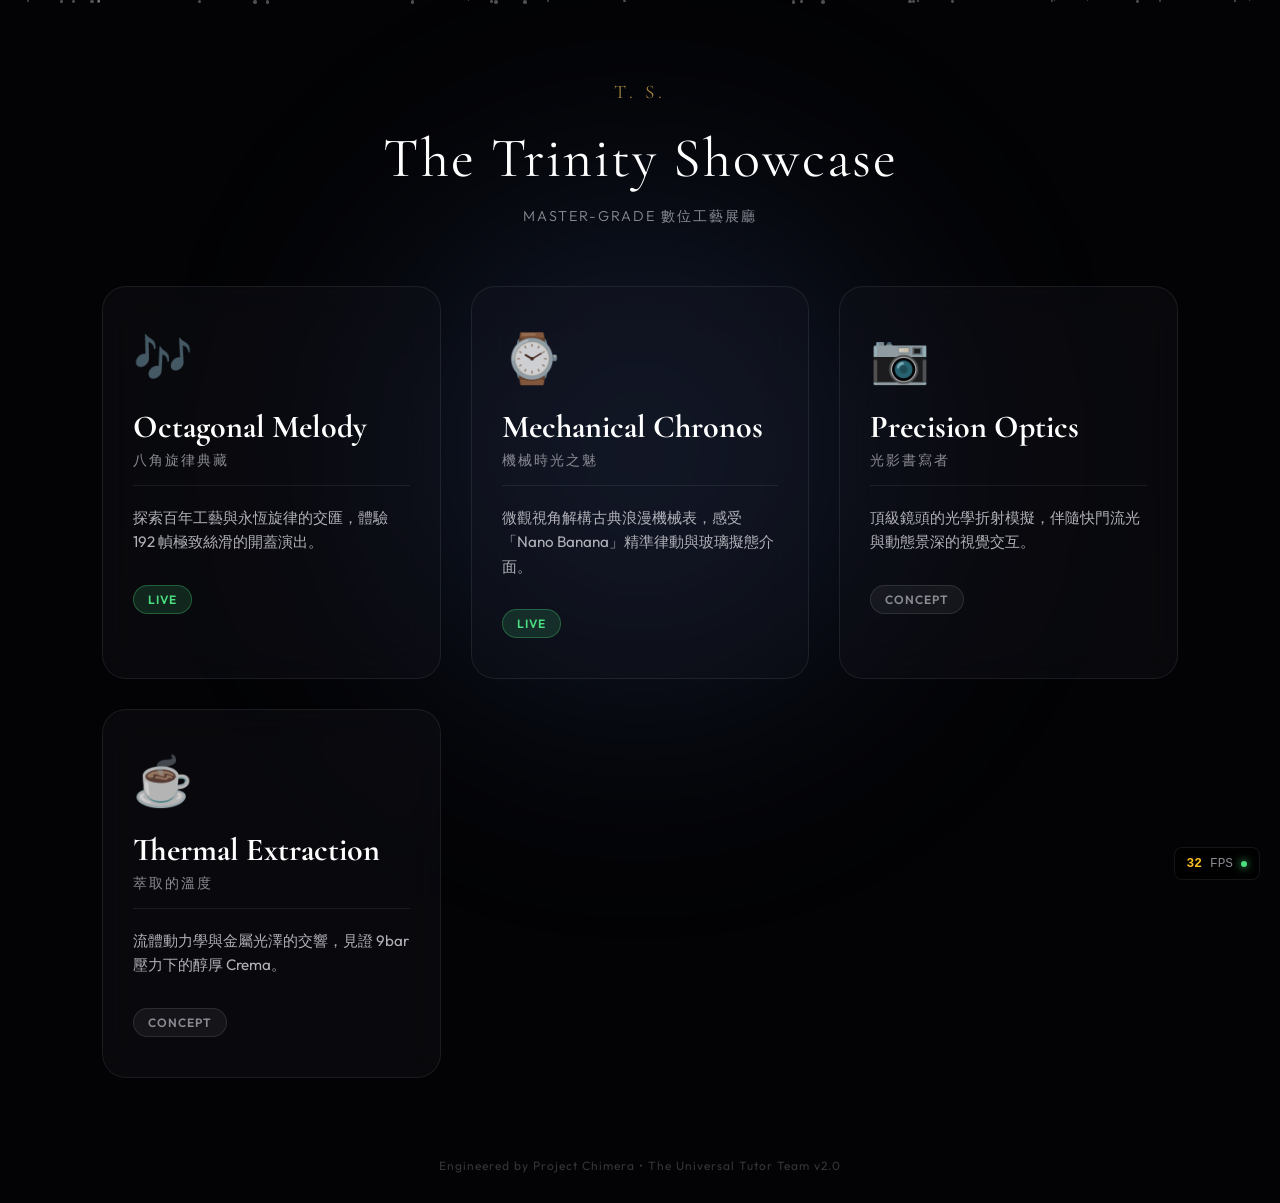
<file: index.html>
<!DOCTYPE html>
<html lang="zh-TW">
<head>
    <meta charset="UTF-8">
    <meta name="viewport" content="width=device-width, initial-scale=1.0">
    <title>The Trinity Showcase | 數位工藝展廳</title>
    <meta name="description" content="探索四大產品的高質感沉浸式網頁展廳">
    <link rel="stylesheet" href="style_hub.css">
    <link href="https://fonts.googleapis.com/css2?family=Cormorant+Garamond:ital,wght@0,400;0,600;1,400&family=Outfit:wght@300;400;600&display=swap" rel="stylesheet">
</head>
<body>
    <!-- Background Elements -->
    <div class="ambient-bg" id="bg-glow"></div>
    <div class="particle-container" id="particles"></div>

    <!-- FPS Monitor -->
    <div class="fps-monitor" id="fps-monitor">
        <span class="fps-value" id="fps">60</span> FPS
        <span class="status-indicator"></span>
    </div>

    <!-- Header -->
    <header class="hub-header">
        <div class="logo">T. S.</div>
        <h1>The Trinity Showcase</h1>
        <p>Master-Grade 數位工藝展廳</p>
    </header>

    <!-- Gallery Grid -->
    <main class="gallery-container">
        <!-- Project 0: Music Box (Existing) -->
        <a href="MusicBox/musicbox.html" class="gallery-card" data-color="rgba(200, 160, 80, 0.4)">
            <div class="card-glass">
                <div class="icon">🎶</div>
                <h2>Octagonal Melody</h2>
                <div class="subtitle">八角旋律典藏</div>
                <p>探索百年工藝與永恆旋律的交匯，體驗 192 幀極致絲滑的開蓋演出。</p>
                <div class="status-badge live">Live</div>
            </div>
            <div class="card-glow"></div>
        </a>

        <!-- Project 1: Watch -->
        <a href="MechanicalWatch/watch.html" class="gallery-card" data-color="rgba(255, 225, 53, 0.4)">
            <div class="card-glass">
                <div class="icon">⌚</div>
                <h2>Mechanical Chronos</h2>
                <div class="subtitle">機械時光之魅</div>
                <p>微觀視角解構古典浪漫機械表，感受「Nano Banana」精準律動與玻璃擬態介面。</p>
                <div class="status-badge live">Live</div>
            </div>
            <div class="card-glow"></div>
        </a>

        <!-- Project 2: Camera -->
        <a href="#" class="gallery-card" data-color="rgba(200, 80, 80, 0.4)">
            <div class="card-glass">
                <div class="icon">📷</div>
                <h2>Precision Optics</h2>
                <div class="subtitle">光影書寫者</div>
                <p>頂級鏡頭的光學折射模擬，伴隨快門流光與動態景深的視覺交互。</p>
                <div class="status-badge upcoming">Concept</div>
            </div>
            <div class="card-glow"></div>
        </a>

        <!-- Project 3: Coffee Machine -->
        <a href="#" class="gallery-card" data-color="rgba(180, 120, 70, 0.4)">
            <div class="card-glass">
                <div class="icon">☕</div>
                <h2>Thermal Extraction</h2>
                <div class="subtitle">萃取的溫度</div>
                <p>流體動力學與金屬光澤的交響，見證 9bar 壓力下的醇厚 Crema。</p>
                <div class="status-badge upcoming">Concept</div>
            </div>
            <div class="card-glow"></div>
        </a>
    </main>

    <footer class="hub-footer">
        <p>Engineered by Project Chimera • The Universal Tutor Team v2.0</p>
    </footer>

    <script src="app_hub.js"></script>
</body>
</html>
</file>
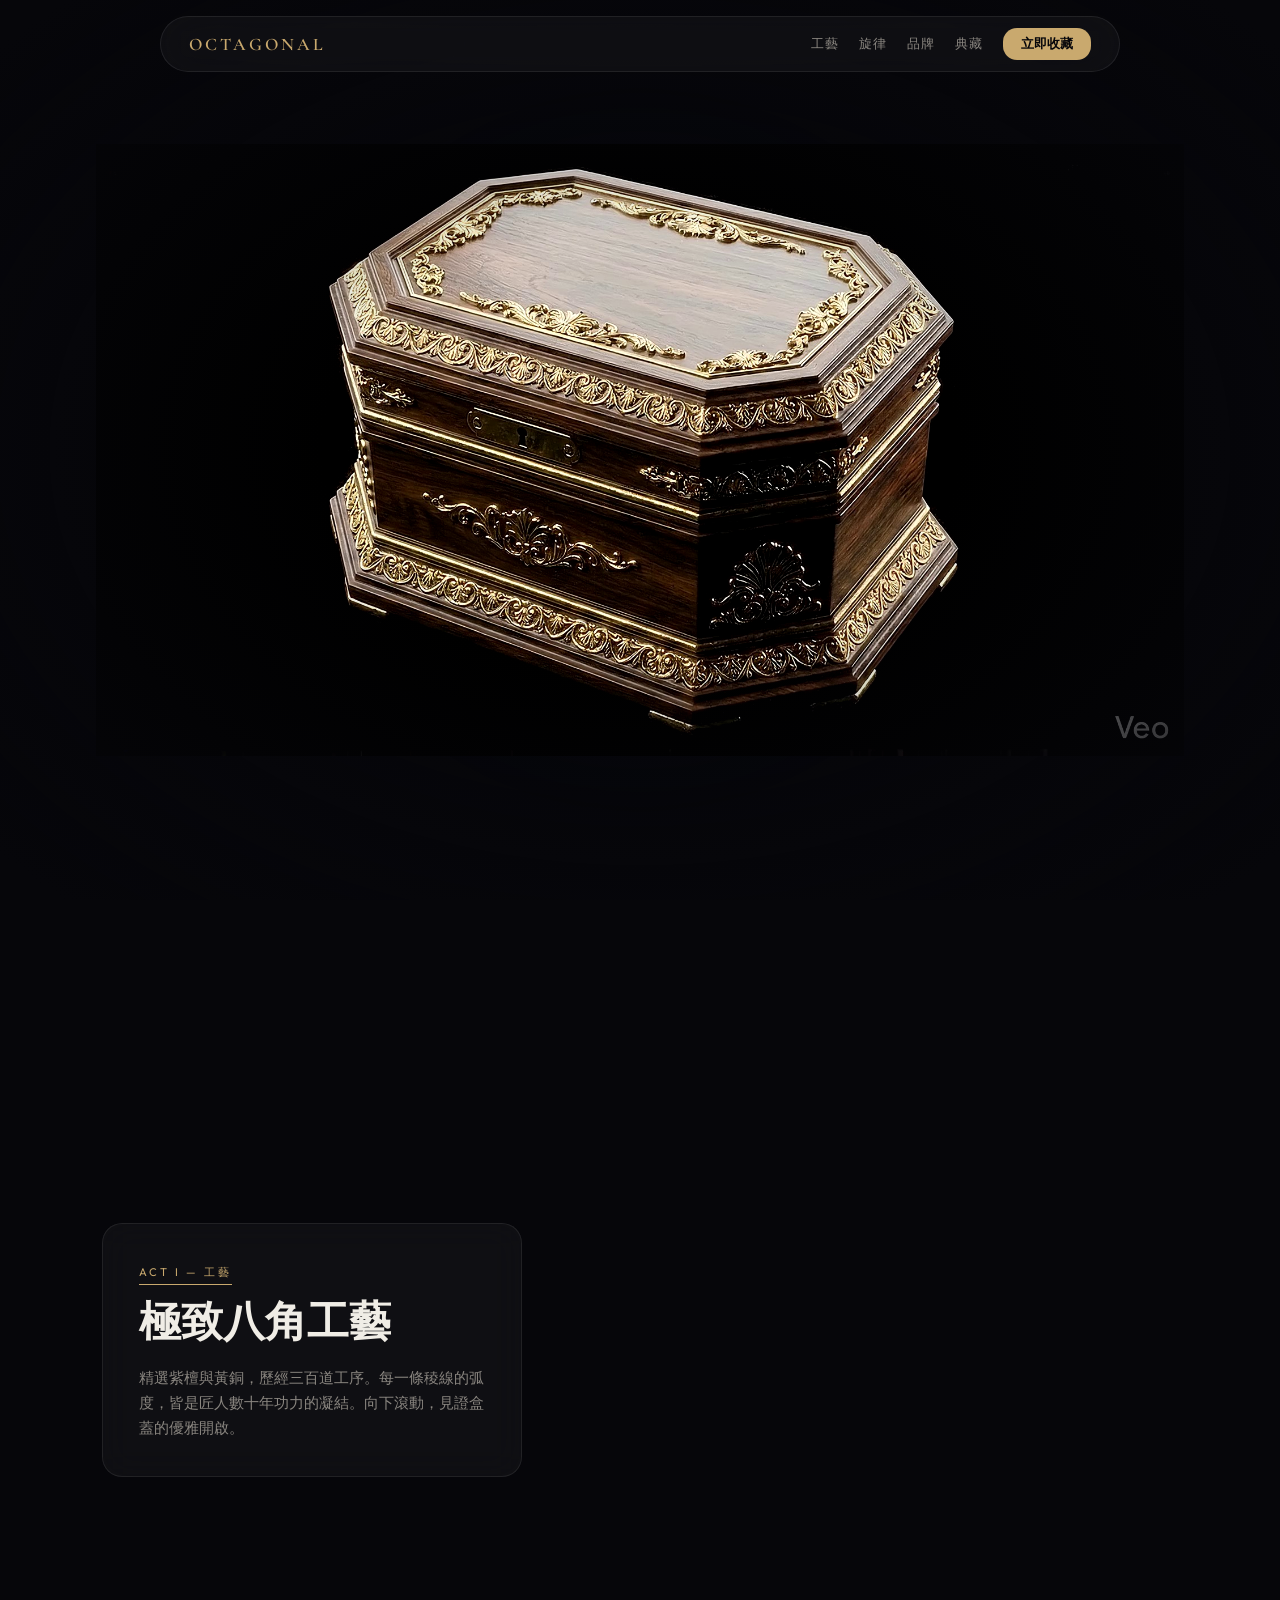
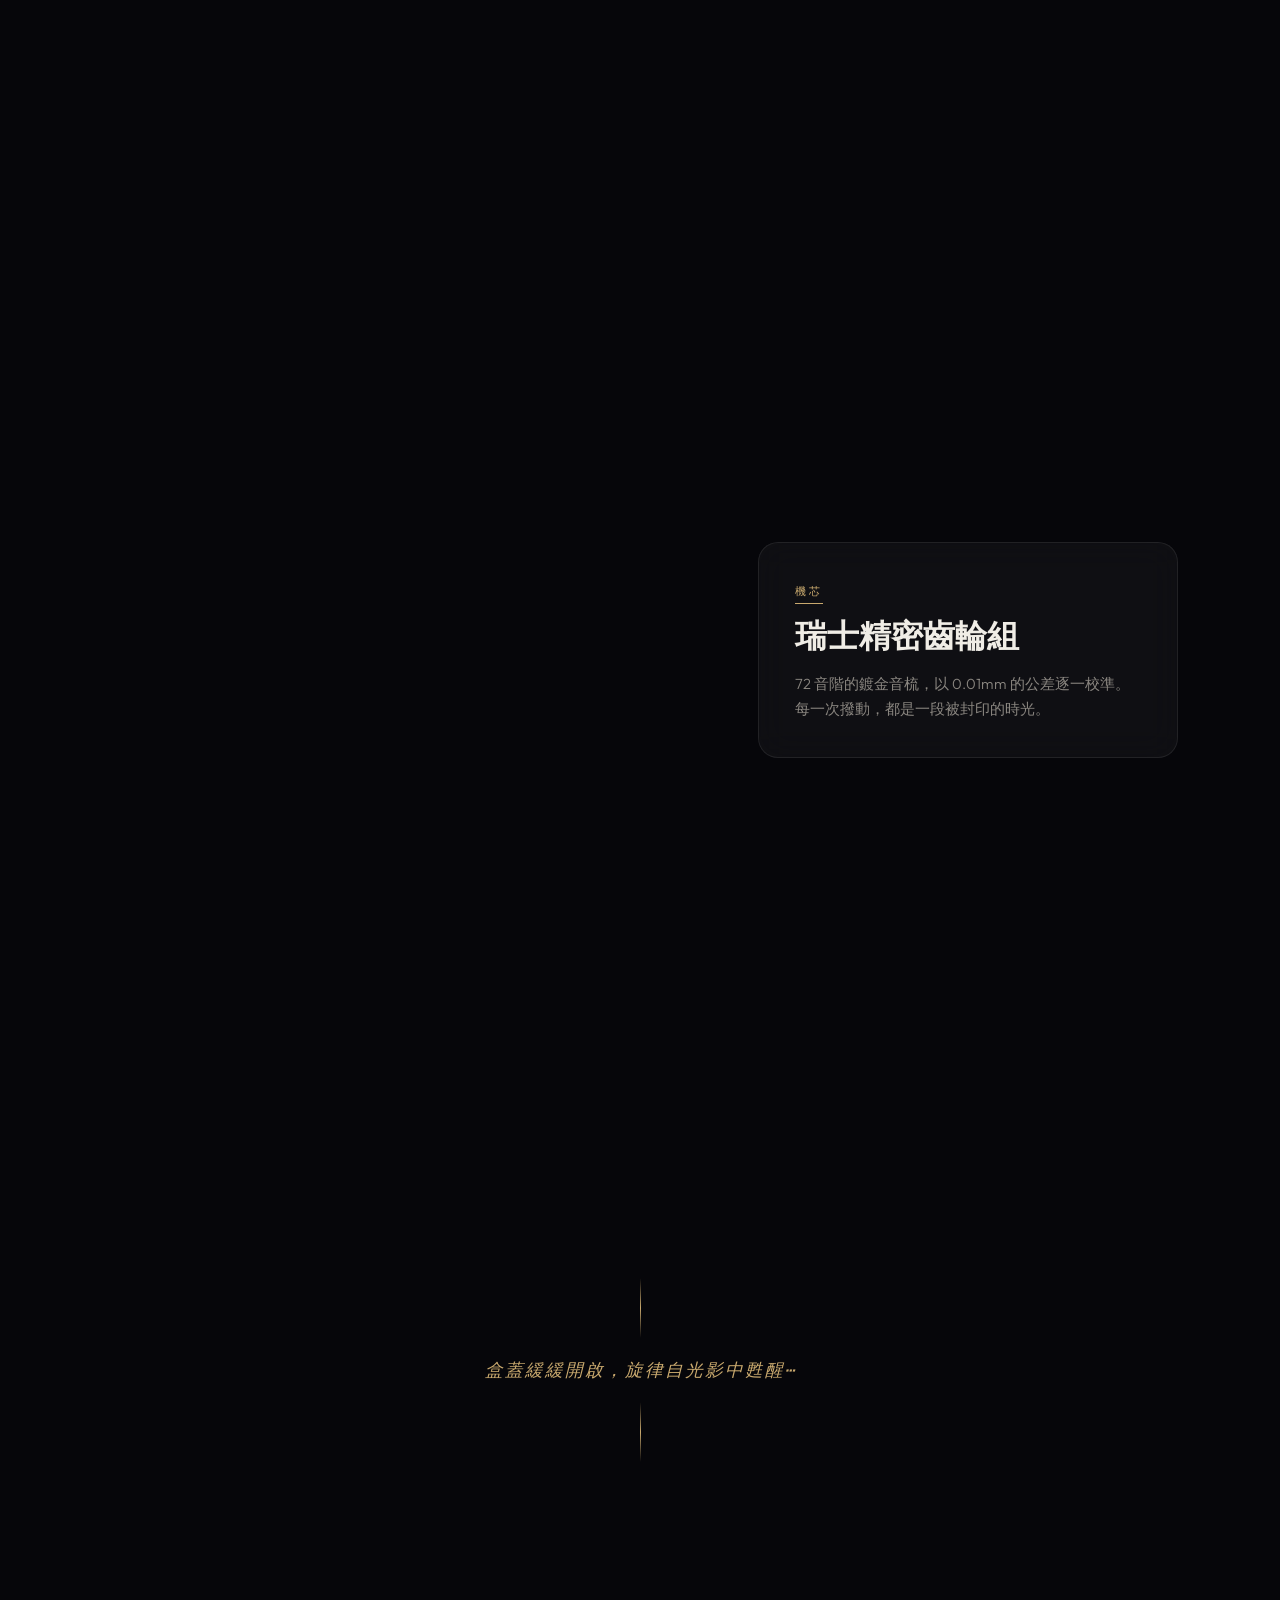
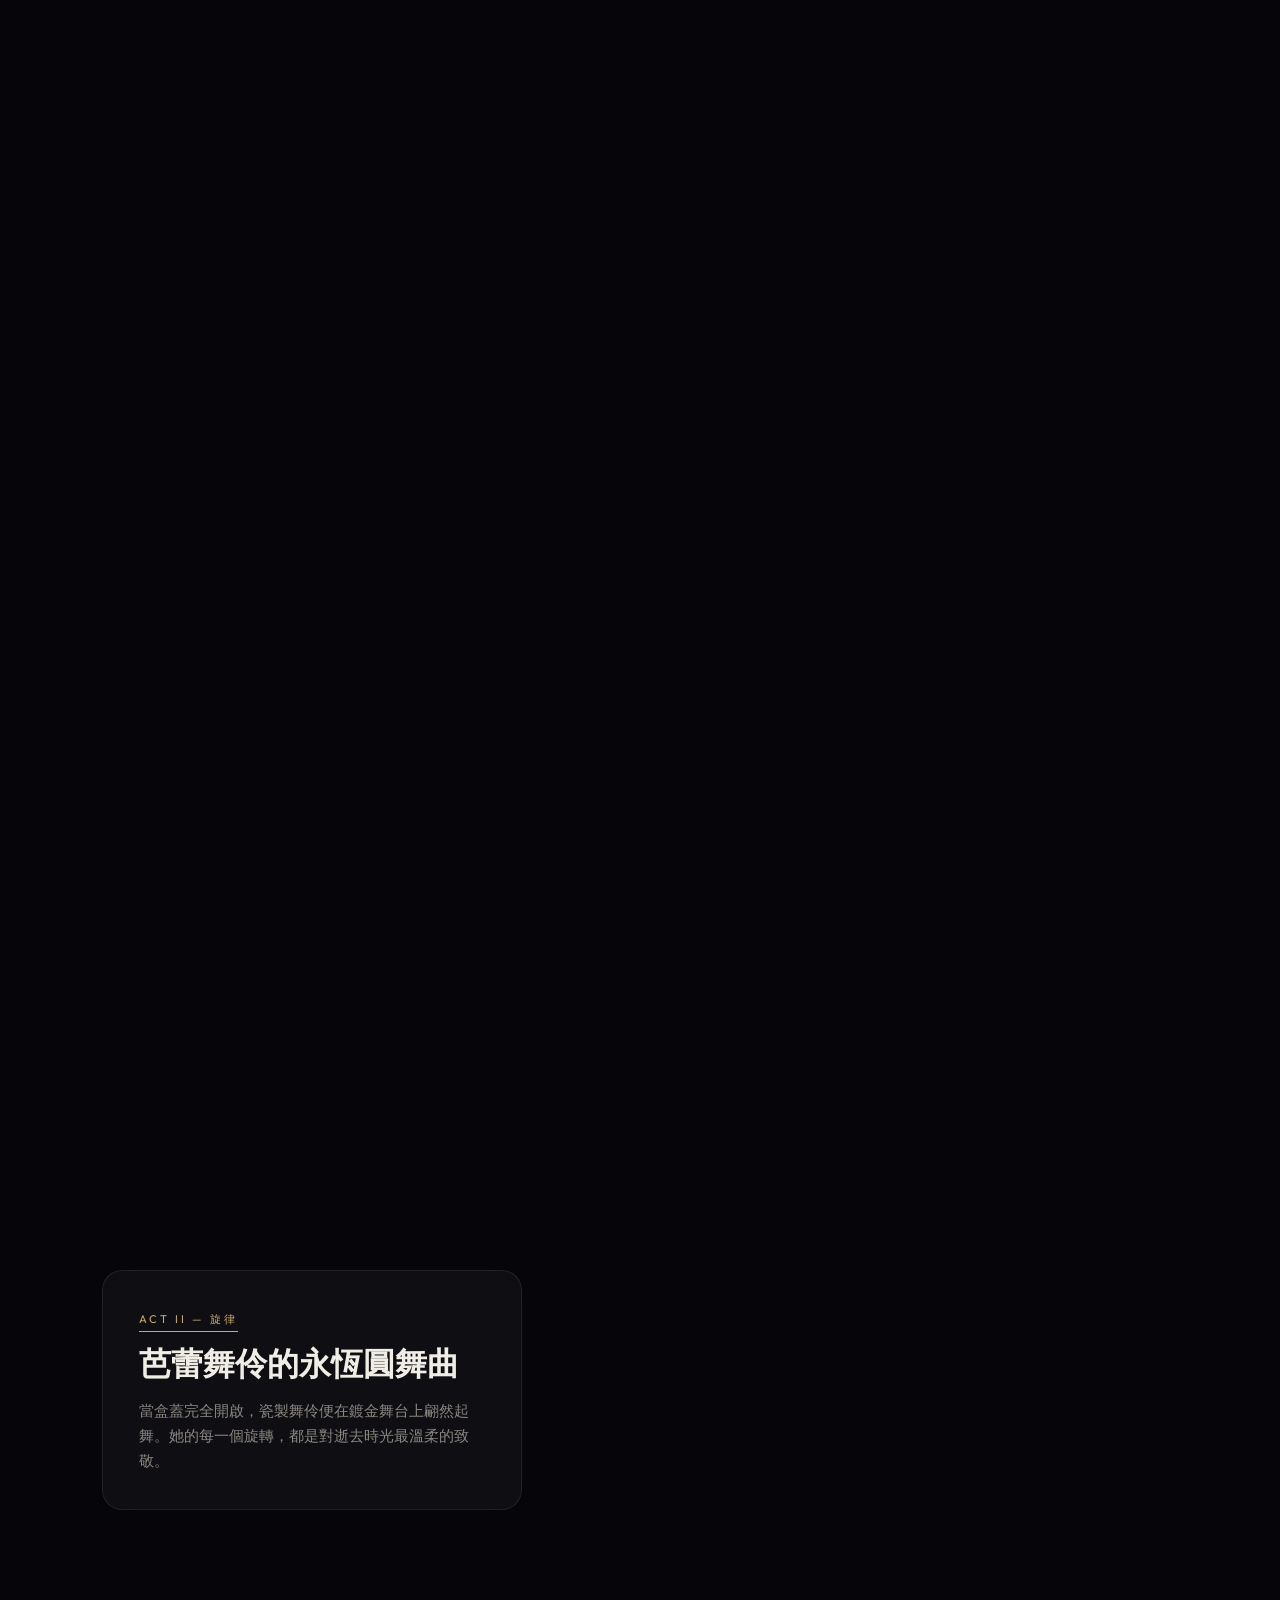
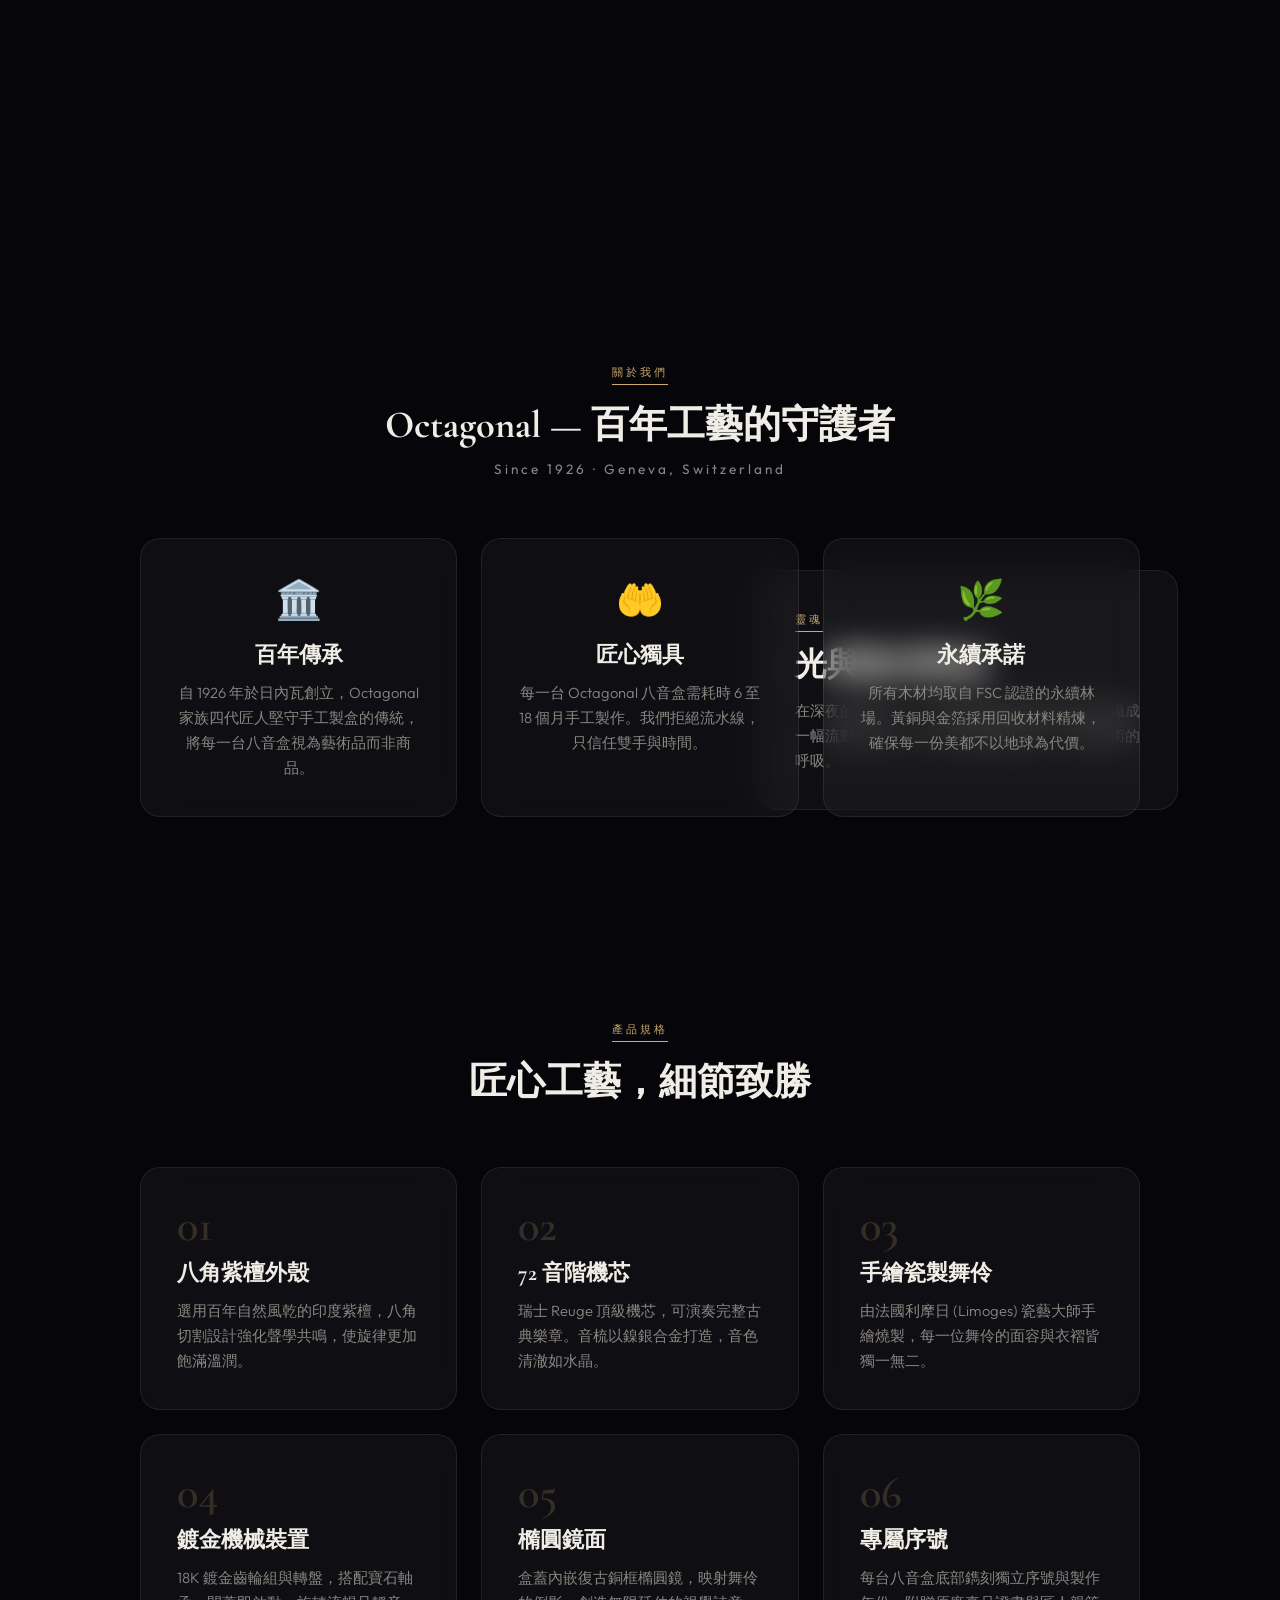
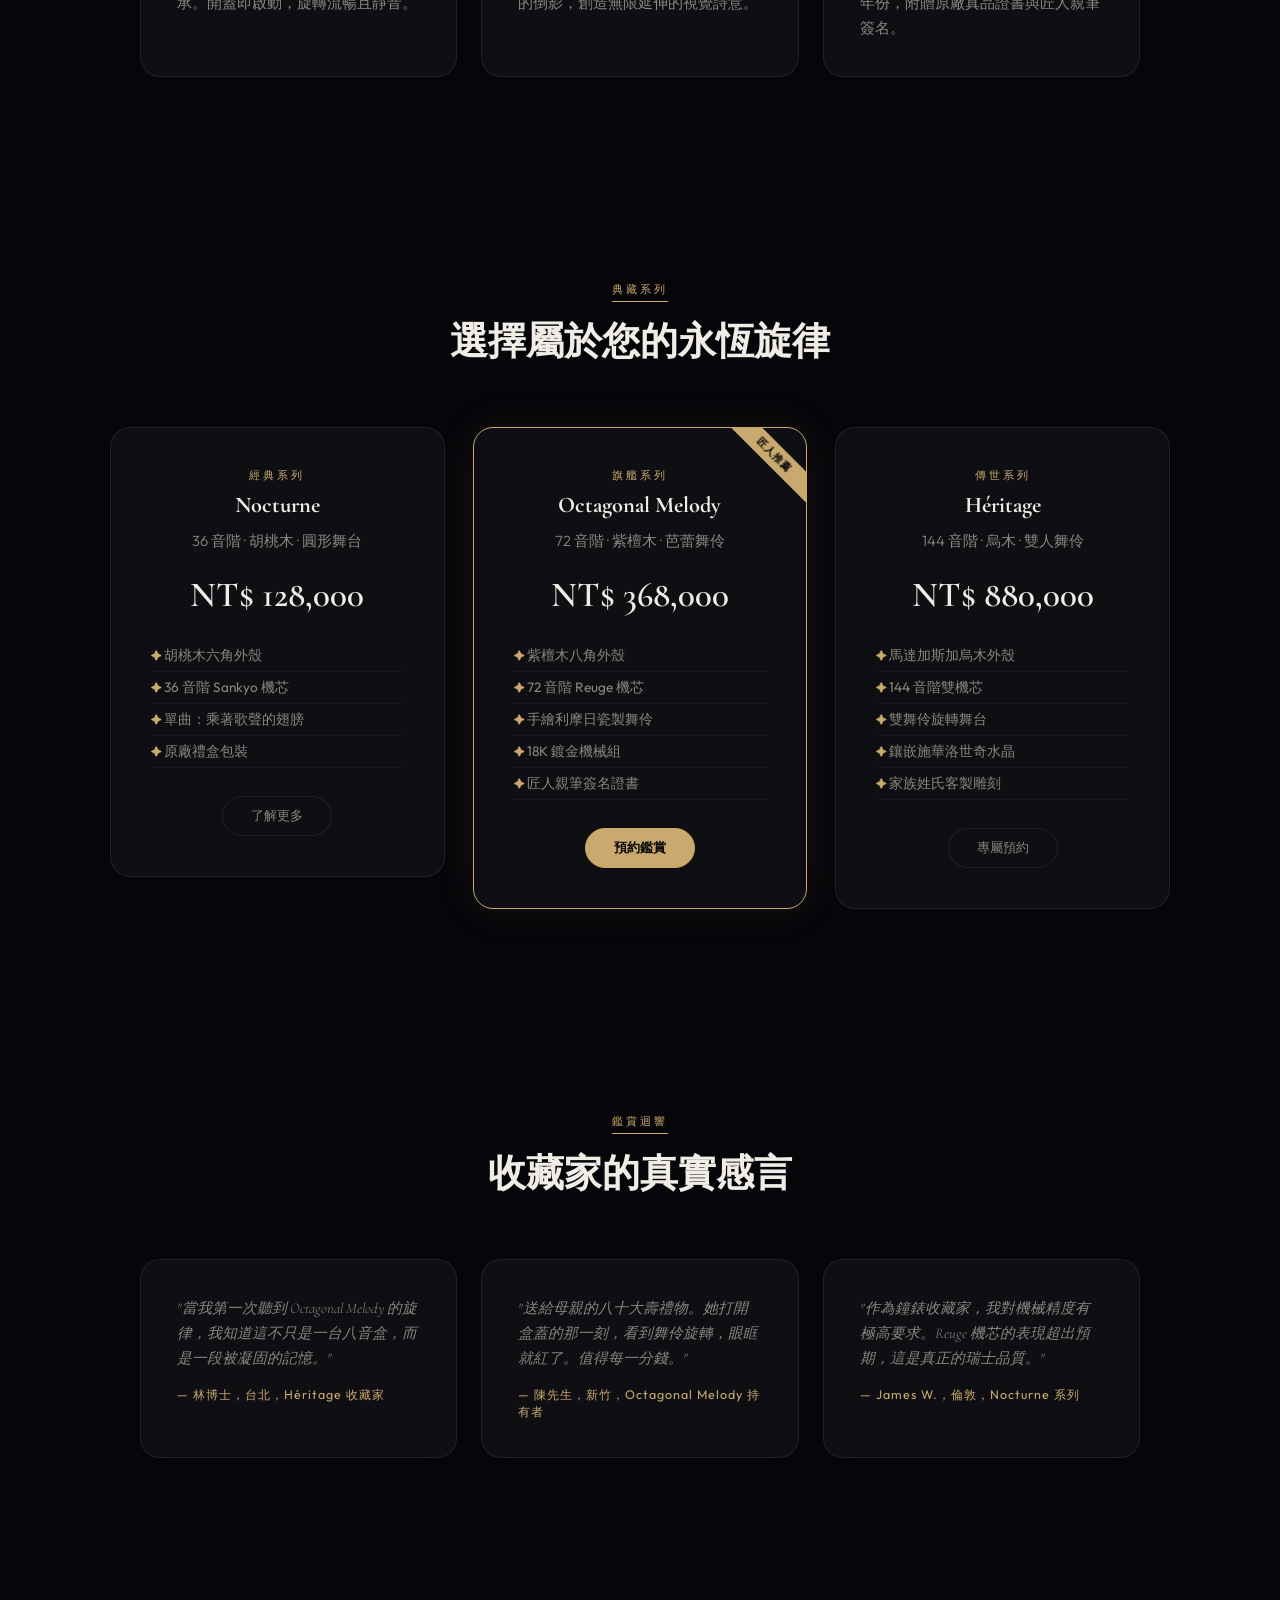
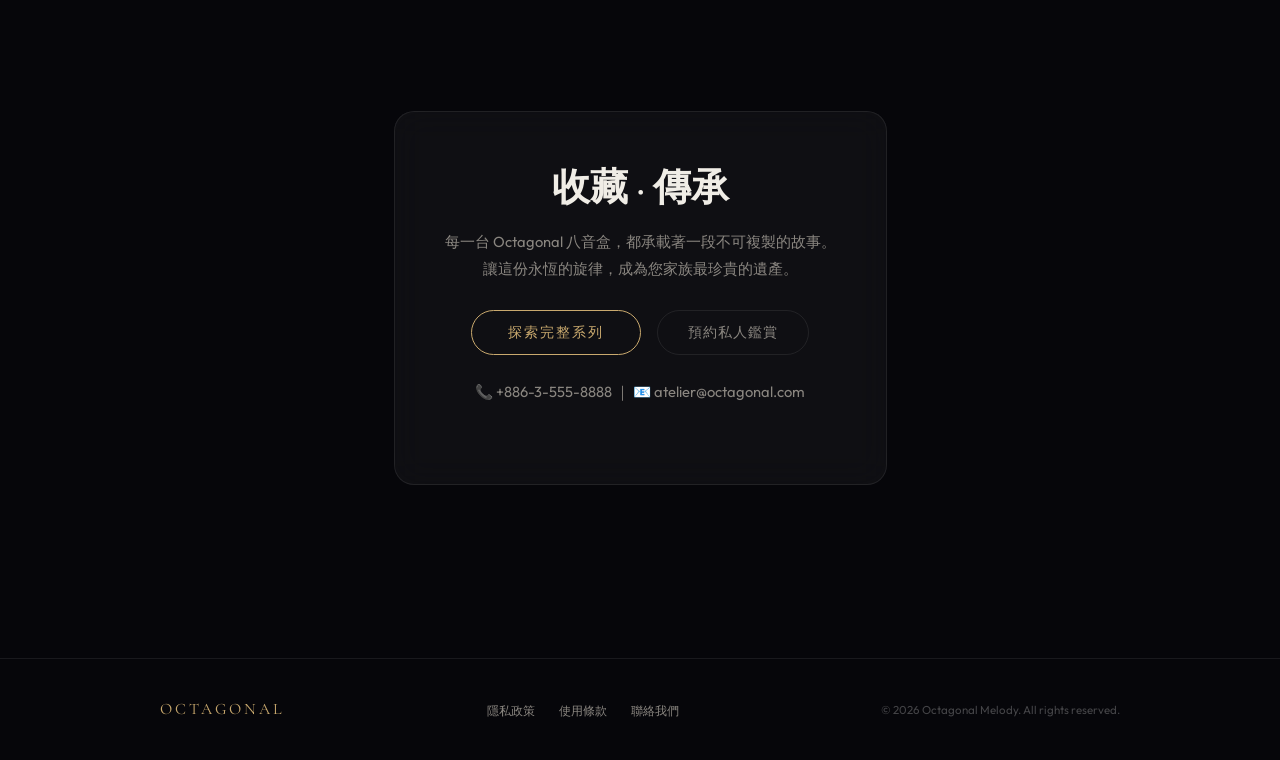
<file: MusicBox/musicbox.html>
<!DOCTYPE html>
<html lang="zh-TW">
<head>
    <meta charset="UTF-8">
    <meta name="viewport" content="width=device-width, initial-scale=1.0">
    <title>Octagonal Melody | 八角旋律典藏</title>
    <meta name="description" content="探索百年工藝與永恆旋律的交匯——沉浸式八音盒產品展示">
    <link rel="stylesheet" href="style.css">
    <link href="https://fonts.googleapis.com/css2?family=Cormorant+Garamond:ital,wght@0,400;0,600;1,400&family=Outfit:wght@300;400;600&display=swap" rel="stylesheet">
</head>
<body>
    <!-- Loading Overlay -->
    <div id="loader">
        <div class="loader-inner">
            <div class="loader-text">OCTAGONAL</div>
            <div class="loader-bar"><div class="loader-progress" id="loader-progress"></div></div>
            <div class="loader-percent" id="loader-percent">0%</div>
        </div>
    </div>

    <!-- Ambient Background Glow -->
    <div class="ambient-glow" id="ambient-glow"></div>

    <!-- Navigation -->
    <nav class="glass-nav" id="main-nav">
        <div class="nav-logo">OCTAGONAL</div>
        <div class="nav-links">
            <a href="#act1">工藝</a>
            <a href="#act2">旋律</a>
            <a href="#about">品牌</a>
            <a href="#collection">典藏</a>
            <button class="nav-cta" onclick="document.getElementById('collection').scrollIntoView({behavior:'smooth'})">立即收藏</button>
        </div>
    </nav>

    <!-- ═══════════ ACT I: The Box Opens ═══════════ -->
    <section class="act" id="act1">
        <div class="canvas-stage">
            <canvas id="product-canvas"></canvas>
            <div class="canvas-vignette"></div>
        </div>
        <div class="scroll-panel" id="panel-1">
            <div class="glass-card">
                <span class="card-label">Act I — 工藝</span>
                <h1>極致八角工藝</h1>
                <p>精選紫檀與黃銅，歷經三百道工序。每一條稜線的弧度，皆是匠人數十年功力的凝結。向下滾動，見證盒蓋的優雅開啟。</p>
            </div>
        </div>
        <div class="scroll-panel" id="panel-2">
            <div class="glass-card card-right">
                <span class="card-label">機芯</span>
                <h2>瑞士精密齒輪組</h2>
                <p>72 音階的鍍金音梳，以 0.01mm 的公差逐一校準。每一次撥動，都是一段被封印的時光。</p>
            </div>
        </div>
    </section>

    <!-- ═══════════ TRANSITION ═══════════ -->
    <section class="transition-zone" id="transition">
        <div class="transition-line"></div>
        <div class="transition-text">盒蓋緩緩開啟，旋律自光影中甦醒⋯</div>
        <div class="transition-line"></div>
    </section>

    <!-- ═══════════ ACT II: The Ballerina Dances ═══════════ -->
    <section class="act" id="act2">
        <div class="video-stage">
            <video id="ballerina-video" muted loop playsinline preload="auto"
                   poster="./assets/music_box_open.jpeg">
                <source src="./assets/ballerina_dance.mp4" type="video/mp4">
            </video>
            <div class="video-vignette"></div>
        </div>
        <div class="scroll-panel" id="panel-3">
            <div class="glass-card">
                <span class="card-label">Act II — 旋律</span>
                <h2>芭蕾舞伶的永恆圓舞曲</h2>
                <p>當盒蓋完全開啟，瓷製舞伶便在鍍金舞台上翩然起舞。她的每一個旋轉，都是對逝去時光最溫柔的致敬。</p>
            </div>
        </div>
        <div class="scroll-panel" id="panel-4">
            <div class="glass-card card-right">
                <span class="card-label">靈魂</span>
                <h2>光與影的對話</h2>
                <p>在深夜的微光中，八音盒的旋律與舞伶的身影交織成一幅流動的詩篇。這不僅是機械的精密，更是藝術的呼吸。</p>
            </div>
        </div>
    </section>

    <!-- ═══════════ ABOUT US ═══════════ -->
    <section class="section-block" id="about">
        <div class="section-header">
            <span class="card-label">關於我們</span>
            <h2>Octagonal — 百年工藝的守護者</h2>
            <p class="section-subtitle">Since 1926 · Geneva, Switzerland</p>
        </div>
        <div class="about-grid">
            <div class="glass-card about-card">
                <div class="about-icon">🏛️</div>
                <h3>百年傳承</h3>
                <p>自 1926 年於日內瓦創立，Octagonal 家族四代匠人堅守手工製盒的傳統，將每一台八音盒視為藝術品而非商品。</p>
            </div>
            <div class="glass-card about-card">
                <div class="about-icon">🤲</div>
                <h3>匠心獨具</h3>
                <p>每一台 Octagonal 八音盒需耗時 6 至 18 個月手工製作。我們拒絕流水線，只信任雙手與時間。</p>
            </div>
            <div class="glass-card about-card">
                <div class="about-icon">🌿</div>
                <h3>永續承諾</h3>
                <p>所有木材均取自 FSC 認證的永續林場。黃銅與金箔採用回收材料精煉，確保每一份美都不以地球為代價。</p>
            </div>
        </div>
    </section>

    <!-- ═══════════ PRODUCT FEATURES ═══════════ -->
    <section class="section-block" id="features">
        <div class="section-header">
            <span class="card-label">產品規格</span>
            <h2>匠心工藝，細節致勝</h2>
        </div>
        <div class="features-grid">
            <div class="glass-card feature-item">
                <div class="feature-num">01</div>
                <h3>八角紫檀外殼</h3>
                <p>選用百年自然風乾的印度紫檀，八角切割設計強化聲學共鳴，使旋律更加飽滿溫潤。</p>
            </div>
            <div class="glass-card feature-item">
                <div class="feature-num">02</div>
                <h3>72 音階機芯</h3>
                <p>瑞士 Reuge 頂級機芯，可演奏完整古典樂章。音梳以鎳銀合金打造，音色清澈如水晶。</p>
            </div>
            <div class="glass-card feature-item">
                <div class="feature-num">03</div>
                <h3>手繪瓷製舞伶</h3>
                <p>由法國利摩日 (Limoges) 瓷藝大師手繪燒製，每一位舞伶的面容與衣褶皆獨一無二。</p>
            </div>
            <div class="glass-card feature-item">
                <div class="feature-num">04</div>
                <h3>鍍金機械裝置</h3>
                <p>18K 鍍金齒輪組與轉盤，搭配寶石軸承。開蓋即啟動，旋轉流暢且靜音。</p>
            </div>
            <div class="glass-card feature-item">
                <div class="feature-num">05</div>
                <h3>橢圓鏡面</h3>
                <p>盒蓋內嵌復古銅框橢圓鏡，映射舞伶的倒影，創造無限延伸的視覺詩意。</p>
            </div>
            <div class="glass-card feature-item">
                <div class="feature-num">06</div>
                <h3>專屬序號</h3>
                <p>每台八音盒底部鐫刻獨立序號與製作年份，附贈原廠真品證書與匠人親筆簽名。</p>
            </div>
        </div>
    </section>

    <!-- ═══════════ COLLECTION / PRICING ═══════════ -->
    <section class="section-block" id="collection">
        <div class="section-header">
            <span class="card-label">典藏系列</span>
            <h2>選擇屬於您的永恆旋律</h2>
        </div>
        <div class="pricing-grid">
            <div class="glass-card pricing-card">
                <div class="pricing-tier">經典系列</div>
                <h3>Nocturne</h3>
                <p class="pricing-desc">36 音階 · 胡桃木 · 圓形舞台</p>
                <div class="pricing-price">NT$ 128,000</div>
                <ul class="pricing-list">
                    <li>胡桃木六角外殼</li>
                    <li>36 音階 Sankyo 機芯</li>
                    <li>單曲：乘著歌聲的翅膀</li>
                    <li>原廠禮盒包裝</li>
                </ul>
                <button class="pricing-btn">了解更多</button>
            </div>
            <div class="glass-card pricing-card pricing-featured">
                <div class="pricing-badge">匠人推薦</div>
                <div class="pricing-tier">旗艦系列</div>
                <h3>Octagonal Melody</h3>
                <p class="pricing-desc">72 音階 · 紫檀木 · 芭蕾舞伶</p>
                <div class="pricing-price">NT$ 368,000</div>
                <ul class="pricing-list">
                    <li>紫檀木八角外殼</li>
                    <li>72 音階 Reuge 機芯</li>
                    <li>手繪利摩日瓷製舞伶</li>
                    <li>18K 鍍金機械組</li>
                    <li>匠人親筆簽名證書</li>
                </ul>
                <button class="pricing-btn pricing-btn-gold">預約鑑賞</button>
            </div>
            <div class="glass-card pricing-card">
                <div class="pricing-tier">傳世系列</div>
                <h3>Héritage</h3>
                <p class="pricing-desc">144 音階 · 烏木 · 雙人舞伶</p>
                <div class="pricing-price">NT$ 880,000</div>
                <ul class="pricing-list">
                    <li>馬達加斯加烏木外殼</li>
                    <li>144 音階雙機芯</li>
                    <li>雙舞伶旋轉舞台</li>
                    <li>鑲嵌施華洛世奇水晶</li>
                    <li>家族姓氏客製雕刻</li>
                </ul>
                <button class="pricing-btn">專屬預約</button>
            </div>
        </div>
    </section>

    <!-- ═══════════ TESTIMONIALS ═══════════ -->
    <section class="section-block" id="testimonials">
        <div class="section-header">
            <span class="card-label">鑑賞迴響</span>
            <h2>收藏家的真實感言</h2>
        </div>
        <div class="testimonial-grid">
            <div class="glass-card testimonial-card">
                <p class="testimonial-quote">"當我第一次聽到 Octagonal Melody 的旋律，我知道這不只是一台八音盒，而是一段被凝固的記憶。"</p>
                <div class="testimonial-author">— 林博士，台北，Héritage 收藏家</div>
            </div>
            <div class="glass-card testimonial-card">
                <p class="testimonial-quote">"送給母親的八十大壽禮物。她打開盒蓋的那一刻，看到舞伶旋轉，眼眶就紅了。值得每一分錢。"</p>
                <div class="testimonial-author">— 陳先生，新竹，Octagonal Melody 持有者</div>
            </div>
            <div class="glass-card testimonial-card">
                <p class="testimonial-quote">"作為鐘錶收藏家，我對機械精度有極高要求。Reuge 機芯的表現超出預期，這是真正的瑞士品質。"</p>
                <div class="testimonial-author">— James W.，倫敦，Nocturne 系列</div>
            </div>
        </div>
    </section>

    <!-- ═══════════ FINALE: CTA ═══════════ -->
    <section class="finale" id="finale">
        <div class="finale-content">
            <h2>收藏 · 傳承</h2>
            <p>每一台 Octagonal 八音盒，都承載著一段不可複製的故事。<br>讓這份永恆的旋律，成為您家族最珍貴的遺產。</p>
            <div class="finale-actions">
                <button class="finale-cta">探索完整系列</button>
                <button class="finale-cta-outline">預約私人鑑賞</button>
            </div>
            <p class="finale-note">📞 +886-3-555-8888 ｜ 📧 atelier@octagonal.com</p>
        </div>
    </section>

    <!-- Footer -->
    <footer class="site-footer">
        <div class="footer-inner">
            <div class="footer-brand">OCTAGONAL</div>
            <div class="footer-links">
                <a href="#">隱私政策</a><a href="#">使用條款</a><a href="#">聯絡我們</a>
            </div>
            <div class="footer-copy">© 2026 Octagonal Melody. All rights reserved.</div>
        </div>
    </footer>

    <script src="app.js"></script>
</body>
</html>
</file>
<file: style_hub.css>
/* ╔══════════════════════════════════════════════╗
   ║  The Trinity Showcase — Hub CSS              ║
   ║  Design: Victor (VPD) + Xavier (XSS)         ║
   ╚══════════════════════════════════════════════╝ */

:root {
    --bg-void: #030305;
    --text-bright: #ffffff;
    --text-muted: #8a8a93;
    --glass-bg: rgba(25, 25, 35, 0.3);
    --glass-border: rgba(255, 255, 255, 0.08);
    --glass-hover: rgba(40, 40, 55, 0.5);
    --font-display: 'Cormorant Garamond', serif;
    --font-body: 'Outfit', sans-serif;
    --accent-glow: rgba(100, 150, 255, 0.2);
}

* { margin: 0; padding: 0; box-sizing: border-box; }

body {
    background-color: var(--bg-void);
    color: var(--text-bright);
    font-family: var(--font-body);
    min-height: 100vh;
    overflow-x: hidden;
    display: flex;
    flex-direction: column;
}

/* --- Background & Particles --- */
.ambient-bg {
    position: fixed;
    top: 50%;
    left: 50%;
    width: 80vw;
    height: 80vh;
    transform: translate(-50%, -50%);
    background: radial-gradient(circle, var(--accent-glow) 0%, transparent 60%);
    filter: blur(100px);
    z-index: -2;
    transition: background 0.8s ease;
}

.particle-container {
    position: fixed;
    inset: 0;
    z-index: -1;
    pointer-events: none;
}

.particle {
    position: absolute;
    background: rgba(255, 255, 255, 0.3);
    border-radius: 50%;
    animation: float linear infinite;
}

@keyframes float {
    0% { transform: translateY(100vh) scale(0.5); opacity: 0; }
    20% { opacity: 0.8; }
    80% { opacity: 0.8; }
    100% { transform: translateY(-10vh) scale(1.5); opacity: 0; }
}

/* --- Utilities --- */
.fps-monitor {
    position: fixed;
    bottom: 20px;
    right: 20px;
    background: rgba(0,0,0,0.6);
    border: 1px solid var(--glass-border);
    padding: 8px 12px;
    border-radius: 8px;
    font-family: monospace;
    font-size: 0.8rem;
    color: var(--text-muted);
    backdrop-filter: blur(10px);
    z-index: 1000;
    display: flex;
    align-items: center;
    gap: 8px;
}

.fps-value {
    color: #4ade80;
    font-weight: bold;
}

.status-indicator {
    width: 6px;
    height: 6px;
    background-color: #4ade80;
    border-radius: 50%;
    box-shadow: 0 0 8px #4ade80;
    animation: pulse 2s infinite;
}

@keyframes pulse {
    0% { opacity: 1; }
    50% { opacity: 0.4; }
    100% { opacity: 1; }
}

/* --- Header --- */
.hub-header {
    text-align: center;
    padding: 80px 20px 40px;
    z-index: 10;
}

.hub-header .logo {
    font-family: var(--font-display);
    font-size: 1.2rem;
    letter-spacing: 4px;
    color: rgba(200, 160, 80, 0.8);
    margin-bottom: 20px;
}

.hub-header h1 {
    font-family: var(--font-display);
    font-size: 3.5rem;
    font-weight: 400;
    margin-bottom: 15px;
    letter-spacing: 2px;
}

.hub-header p {
    color: var(--text-muted);
    font-weight: 300;
    letter-spacing: 2px;
    text-transform: uppercase;
    font-size: 0.9rem;
}

/* --- Gallery Grid --- */
.gallery-container {
    display: grid;
    grid-template-columns: repeat(auto-fit, minmax(320px, 1fr));
    gap: 30px;
    padding: 20px 8%;
    max-width: 1400px;
    margin: 0 auto;
    flex: 1;
    z-index: 10;
}

.gallery-card {
    position: relative;
    text-decoration: none;
    border-radius: 24px;
    color: var(--text-bright);
    transition: transform 0.4s cubic-bezier(0.16, 1, 0.3, 1);
    transform-style: preserve-3d;
}

.gallery-card:hover {
    transform: translateY(-10px) scale(1.02);
}

.card-glass {
    position: relative;
    background: var(--glass-bg);
    backdrop-filter: blur(20px);
    -webkit-backdrop-filter: blur(20px);
    border: 1px solid var(--glass-border);
    border-radius: inherit;
    padding: 40px 30px;
    height: 100%;
    z-index: 2;
    overflow: hidden;
    transition: background 0.4s ease;
}

.gallery-card:hover .card-glass {
    background: var(--glass-hover);
    border-color: rgba(255, 255, 255, 0.2);
}

.card-glow {
    position: absolute;
    inset: -2px;
    background: linear-gradient(135deg, rgba(255,255,255,0.1), transparent 40%);
    border-radius: inherit;
    z-index: 1;
    opacity: 0;
    transition: opacity 0.4s ease;
}

.gallery-card:hover .card-glow {
    opacity: 1;
}

.icon {
    font-size: 3rem;
    margin-bottom: 20px;
    opacity: 0.8;
}

.gallery-card h2 {
    font-family: var(--font-display);
    font-size: 2rem;
    margin-bottom: 5px;
}

.subtitle {
    font-size: 0.85rem;
    color: var(--text-muted);
    letter-spacing: 2px;
    margin-bottom: 20px;
    border-bottom: 1px solid var(--glass-border);
    padding-bottom: 15px;
}

.gallery-card p {
    font-size: 0.95rem;
    color: #b0b0b8;
    line-height: 1.6;
    margin-bottom: 30px;
}

.status-badge {
    display: inline-block;
    padding: 6px 14px;
    border-radius: 20px;
    font-size: 0.75rem;
    font-weight: 600;
    letter-spacing: 1px;
    text-transform: uppercase;
}

.status-badge.live {
    background: rgba(74, 222, 128, 0.15);
    color: #4ade80;
    border: 1px solid rgba(74, 222, 128, 0.3);
}

.status-badge.upcoming {
    background: rgba(255, 255, 255, 0.05);
    color: var(--text-muted);
    border: 1px solid rgba(255, 255, 255, 0.1);
}

/* --- Footer --- */
.hub-footer {
    text-align: center;
    padding: 60px 20px 30px;
    color: rgba(255,255,255,0.2);
    font-size: 0.75rem;
    letter-spacing: 1px;
    z-index: 10;
}

/* --- Responsive --- */
@media (max-width: 768px) {
    .hub-header h1 { font-size: 2.5rem; }
    .gallery-container { grid-template-columns: 1fr; padding: 20px 5%; }
}
</file>
<file: MusicBox/style.css>
/* ╔══════════════════════════════════════════════╗
   ║  Octagonal Melody — Dual-Act Theater CSS     ║
   ║  Design: Victor (VPD) + Xavier (XSS)         ║
   ╚══════════════════════════════════════════════╝ */

/* --- Design Tokens --- */
:root {
    --bg-void: #06060a;
    --bg-deep: #0a0a10;
    --glow-cold: rgba(80, 140, 220, 0.12);
    --glow-warm: rgba(200, 160, 80, 0.15);
    --glass-bg: rgba(255, 255, 255, 0.04);
    --glass-border: rgba(255, 255, 255, 0.08);
    --glass-hover: rgba(255, 255, 255, 0.07);
    --text-bright: #f0ede6;
    --text-muted: #8a8680;
    --gold: #c9a96e;
    --radius-card: 20px;
    --font-display: 'Cormorant Garamond', serif;
    --font-body: 'Outfit', sans-serif;
}

/* --- Reset --- */
*, *::before, *::after {
    margin: 0;
    padding: 0;
    box-sizing: border-box;
}

html {
    scroll-behavior: smooth;
}

body {
    background: var(--bg-void);
    color: var(--text-bright);
    font-family: var(--font-body);
    overflow-x: hidden;
    -webkit-font-smoothing: antialiased;
}

/* --- Loader --- */
#loader {
    position: fixed;
    inset: 0;
    background: var(--bg-void);
    display: flex;
    justify-content: center;
    align-items: center;
    z-index: 9999;
    transition: opacity 0.8s ease, visibility 0.8s ease;
}

#loader.hidden {
    opacity: 0;
    visibility: hidden;
    pointer-events: none;
}

.loader-inner {
    text-align: center;
}

.loader-text {
    font-family: var(--font-display);
    font-size: 2rem;
    letter-spacing: 6px;
    color: var(--gold);
    margin-bottom: 30px;
}

.loader-bar {
    width: 200px;
    height: 2px;
    background: rgba(255,255,255,0.1);
    border-radius: 2px;
    overflow: hidden;
    margin: 0 auto 12px;
}

.loader-progress {
    height: 100%;
    width: 0%;
    background: var(--gold);
    transition: width 0.15s ease;
}

.loader-percent {
    font-size: 0.8rem;
    color: var(--text-muted);
    letter-spacing: 2px;
}

/* --- Ambient Glow --- */
.ambient-glow {
    position: fixed;
    top: 50%;
    left: 50%;
    width: 70vmin;
    height: 70vmin;
    border-radius: 50%;
    background: radial-gradient(circle, var(--glow-cold) 0%, transparent 70%);
    transform: translate(-50%, -50%);
    filter: blur(60px);
    pointer-events: none;
    z-index: 0;
    transition: background 1.5s ease;
}

.ambient-glow.warm {
    background: radial-gradient(circle, var(--glow-warm) 0%, transparent 70%);
}

/* --- Navigation --- */
.glass-nav {
    position: fixed;
    top: 16px;
    left: 50%;
    transform: translateX(-50%);
    width: min(92%, 960px);
    height: 56px;
    display: flex;
    align-items: center;
    justify-content: space-between;
    padding: 0 28px;
    background: var(--glass-bg);
    backdrop-filter: blur(24px);
    -webkit-backdrop-filter: blur(24px);
    border: 1px solid var(--glass-border);
    border-radius: 28px;
    z-index: 1000;
    transition: opacity 0.4s;
}

.nav-logo {
    font-family: var(--font-display);
    font-size: 1.1rem;
    font-weight: 600;
    letter-spacing: 3px;
    color: var(--gold);
}

.nav-links {
    display: flex;
    align-items: center;
    gap: 20px;
}

.nav-links a {
    color: var(--text-muted);
    text-decoration: none;
    font-size: 0.82rem;
    letter-spacing: 1px;
    transition: color 0.3s;
}

.nav-links a:hover {
    color: var(--text-bright);
}

.nav-cta {
    background: var(--gold);
    color: var(--bg-void);
    border: none;
    padding: 7px 18px;
    border-radius: 14px;
    font-family: var(--font-body);
    font-size: 0.8rem;
    font-weight: 600;
    cursor: pointer;
    transition: transform 0.2s, box-shadow 0.3s;
}

.nav-cta:hover {
    transform: scale(1.05);
    box-shadow: 0 0 20px rgba(201, 169, 110, 0.3);
}

/* --- Acts (shared) --- */
.act {
    position: relative;
    width: 100%;
}

#act1 {
    height: 300vh;
}

#act2 {
    height: 200vh;
}

/* --- Canvas Stage (Act I) --- */
.canvas-stage {
    position: sticky;
    top: 0;
    width: 100vw;
    height: 100vh;
    display: flex;
    justify-content: center;
    align-items: center;
    z-index: 1;
}

#product-canvas {
    max-width: 85%;
    max-height: 85%;
    mix-blend-mode: screen;
    filter: contrast(1.05) brightness(1.02);
}

.canvas-vignette,
.video-vignette {
    position: absolute;
    inset: 0;
    background: radial-gradient(ellipse at center, transparent 35%, var(--bg-void) 95%);
    pointer-events: none;
}

/* --- Video Stage (Act II) --- */
.video-stage {
    position: sticky;
    top: 0;
    width: 100vw;
    height: 100vh;
    display: flex;
    justify-content: center;
    align-items: center;
    z-index: 1;
    opacity: 0;
    transition: opacity 1.2s ease;
}

.video-stage.active {
    opacity: 1;
}

#ballerina-video {
    width: 80%;
    max-height: 85vh;
    object-fit: contain;
    mix-blend-mode: screen;
    filter: contrast(1.08) brightness(1.05);
    border-radius: 8px;
}

/* --- Scroll Panels (Glass Cards) --- */
.scroll-panel {
    position: relative;
    height: 100vh;
    display: flex;
    align-items: center;
    padding: 0 8%;
    z-index: 10;
}

.glass-card {
    max-width: 420px;
    padding: 36px;
    background: var(--glass-bg);
    backdrop-filter: blur(16px);
    -webkit-backdrop-filter: blur(16px);
    border: 1px solid var(--glass-border);
    border-radius: var(--radius-card);
    opacity: 0;
    transform: translateY(30px);
    transition: opacity 0.9s cubic-bezier(0.16, 1, 0.3, 1),
                transform 0.9s cubic-bezier(0.16, 1, 0.3, 1);
}

.glass-card:hover {
    background: var(--glass-hover);
}

.glass-card.visible {
    opacity: 1;
    transform: translateY(0);
}

.card-right {
    margin-left: auto;
}

.card-label {
    display: inline-block;
    font-size: 0.7rem;
    letter-spacing: 3px;
    text-transform: uppercase;
    color: var(--gold);
    margin-bottom: 14px;
    border-bottom: 1px solid var(--gold);
    padding-bottom: 4px;
}

.glass-card h1 {
    font-family: var(--font-display);
    font-size: 2.6rem;
    font-weight: 600;
    line-height: 1.2;
    margin-bottom: 16px;
}

.glass-card h2 {
    font-family: var(--font-display);
    font-size: 2rem;
    font-weight: 600;
    line-height: 1.2;
    margin-bottom: 14px;
}

.glass-card p {
    color: var(--text-muted);
    font-size: 0.92rem;
    line-height: 1.7;
    font-weight: 300;
}

/* --- Transition Zone --- */
.transition-zone {
    position: relative;
    height: 60vh;
    display: flex;
    flex-direction: column;
    justify-content: center;
    align-items: center;
    gap: 20px;
    z-index: 10;
}

.transition-line {
    width: 1px;
    height: 60px;
    background: linear-gradient(to bottom, transparent, var(--gold), transparent);
}

.transition-text {
    font-family: var(--font-display);
    font-style: italic;
    font-size: 1.1rem;
    color: var(--gold);
    letter-spacing: 2px;
    opacity: 0;
    transition: opacity 1s ease;
}

.transition-text.visible {
    opacity: 1;
}

/* --- Finale --- */
.finale {
    position: relative;
    height: 80vh;
    display: flex;
    justify-content: center;
    align-items: center;
    z-index: 10;
}

.finale-content {
    text-align: center;
    max-width: 500px;
    padding: 50px;
    background: var(--glass-bg);
    backdrop-filter: blur(16px);
    border: 1px solid var(--glass-border);
    border-radius: var(--radius-card);
    opacity: 0;
    transform: translateY(20px);
    transition: all 1s ease;
}

.finale-content.visible {
    opacity: 1;
    transform: translateY(0);
}

.finale-content h2 {
    font-family: var(--font-display);
    font-size: 2.4rem;
    margin-bottom: 16px;
}

.finale-content p {
    color: var(--text-muted);
    line-height: 1.8;
    margin-bottom: 28px;
    font-size: 0.92rem;
}

.finale-cta {
    background: transparent;
    color: var(--gold);
    border: 1px solid var(--gold);
    padding: 12px 36px;
    border-radius: 28px;
    font-family: var(--font-body);
    font-size: 0.9rem;
    letter-spacing: 2px;
    cursor: pointer;
    transition: all 0.4s ease;
}

.finale-cta:hover {
    background: var(--gold);
    color: var(--bg-void);
    box-shadow: 0 0 30px rgba(201, 169, 110, 0.25);
}

/* --- Section Blocks (shared) --- */
.section-block {
    position: relative;
    padding: 120px 8% 80px;
    z-index: 10;
}

.section-header {
    text-align: center;
    margin-bottom: 60px;
}

.section-header h2 {
    font-family: var(--font-display);
    font-size: 2.4rem;
    margin-bottom: 10px;
}

.section-subtitle {
    color: var(--text-muted);
    font-size: 0.85rem;
    letter-spacing: 3px;
}

/* --- About Grid --- */
.about-grid {
    display: grid;
    grid-template-columns: repeat(auto-fit, minmax(280px, 1fr));
    gap: 24px;
    max-width: 1000px;
    margin: 0 auto;
}

.about-card {
    text-align: center;
    max-width: 100%;
}

.about-icon {
    font-size: 2.4rem;
    margin-bottom: 16px;
}

.glass-card h3 {
    font-family: var(--font-display);
    font-size: 1.4rem;
    margin-bottom: 10px;
}

/* --- Features Grid --- */
.features-grid {
    display: grid;
    grid-template-columns: repeat(auto-fit, minmax(280px, 1fr));
    gap: 24px;
    max-width: 1000px;
    margin: 0 auto;
}

.feature-item {
    max-width: 100%;
}

.feature-num {
    font-family: var(--font-display);
    font-size: 2.8rem;
    font-weight: 600;
    color: rgba(201, 169, 110, 0.2);
    margin-bottom: 8px;
    line-height: 1;
}

/* --- Pricing Grid --- */
.pricing-grid {
    display: grid;
    grid-template-columns: repeat(auto-fit, minmax(280px, 1fr));
    gap: 28px;
    max-width: 1060px;
    margin: 0 auto;
    align-items: start;
}

.pricing-card {
    max-width: 100%;
    text-align: center;
    padding: 40px 30px;
    position: relative;
    overflow: hidden;
}

.pricing-featured {
    border-color: var(--gold);
    box-shadow: 0 0 40px rgba(201, 169, 110, 0.08);
}

.pricing-badge {
    position: absolute;
    top: 16px;
    right: -30px;
    background: var(--gold);
    color: var(--bg-void);
    font-size: 0.65rem;
    font-weight: 600;
    padding: 4px 40px;
    transform: rotate(45deg);
    letter-spacing: 1px;
}

.pricing-tier {
    font-size: 0.7rem;
    letter-spacing: 3px;
    text-transform: uppercase;
    color: var(--gold);
    margin-bottom: 8px;
}

.pricing-desc {
    font-size: 0.82rem;
    margin-bottom: 20px;
}

.pricing-price {
    font-family: var(--font-display);
    font-size: 2.2rem;
    font-weight: 600;
    color: var(--text-bright);
    margin-bottom: 24px;
}

.pricing-list {
    list-style: none;
    margin-bottom: 28px;
    text-align: left;
    padding: 0 10px;
}

.pricing-list li {
    color: var(--text-muted);
    font-size: 0.85rem;
    padding: 6px 0;
    border-bottom: 1px solid rgba(255,255,255,0.04);
}

.pricing-list li::before {
    content: '✦ ';
    color: var(--gold);
    font-size: 0.7rem;
}

.pricing-btn {
    background: transparent;
    color: var(--text-muted);
    border: 1px solid var(--glass-border);
    padding: 10px 28px;
    border-radius: 20px;
    font-family: var(--font-body);
    font-size: 0.82rem;
    cursor: pointer;
    transition: all 0.3s;
}

.pricing-btn:hover {
    color: var(--text-bright);
    border-color: var(--text-muted);
}

.pricing-btn-gold {
    background: var(--gold);
    color: var(--bg-void);
    border-color: var(--gold);
    font-weight: 600;
}

.pricing-btn-gold:hover {
    box-shadow: 0 0 24px rgba(201, 169, 110, 0.3);
    transform: scale(1.03);
}

/* --- Testimonials --- */
.testimonial-grid {
    display: grid;
    grid-template-columns: repeat(auto-fit, minmax(280px, 1fr));
    gap: 24px;
    max-width: 1000px;
    margin: 0 auto;
}

.testimonial-card {
    max-width: 100%;
}

.testimonial-quote {
    font-family: var(--font-display);
    font-style: italic;
    font-size: 1.05rem;
    line-height: 1.7;
    color: var(--text-bright);
    margin-bottom: 16px;
}

.testimonial-author {
    font-size: 0.78rem;
    color: var(--gold);
    letter-spacing: 1px;
}

/* --- Finale (updated) --- */
.finale-actions {
    display: flex;
    gap: 16px;
    justify-content: center;
    flex-wrap: wrap;
    margin-bottom: 24px;
}

.finale-cta-outline {
    background: transparent;
    color: var(--text-muted);
    border: 1px solid var(--glass-border);
    padding: 12px 30px;
    border-radius: 28px;
    font-family: var(--font-body);
    font-size: 0.9rem;
    letter-spacing: 1px;
    cursor: pointer;
    transition: all 0.3s;
}

.finale-cta-outline:hover {
    color: var(--text-bright);
    border-color: var(--text-muted);
}

.finale-note {
    font-size: 0.78rem;
    color: var(--text-muted);
    margin-top: 8px;
}

/* --- Footer --- */
.site-footer {
    position: relative;
    z-index: 10;
    border-top: 1px solid var(--glass-border);
    padding: 40px 8%;
}

.footer-inner {
    max-width: 960px;
    margin: 0 auto;
    display: flex;
    justify-content: space-between;
    align-items: center;
    flex-wrap: wrap;
    gap: 16px;
}

.footer-brand {
    font-family: var(--font-display);
    color: var(--gold);
    font-size: 1rem;
    letter-spacing: 3px;
}

.footer-links a {
    color: var(--text-muted);
    text-decoration: none;
    font-size: 0.78rem;
    margin: 0 12px;
    transition: color 0.3s;
}

.footer-links a:hover {
    color: var(--text-bright);
}

.footer-copy {
    font-size: 0.72rem;
    color: rgba(255,255,255,0.25);
}

/* --- Responsive --- */
@media (max-width: 768px) {
    .glass-card { max-width: 90%; padding: 24px; }
    .glass-card h1 { font-size: 2rem; }
    .glass-card h2 { font-size: 1.6rem; }
    .card-right { margin-left: 0; }
    .nav-links a { display: none; }
    .pricing-grid { grid-template-columns: 1fr; }
    .footer-inner { flex-direction: column; text-align: center; }
    .section-header h2 { font-size: 1.8rem; }
}
</file>
